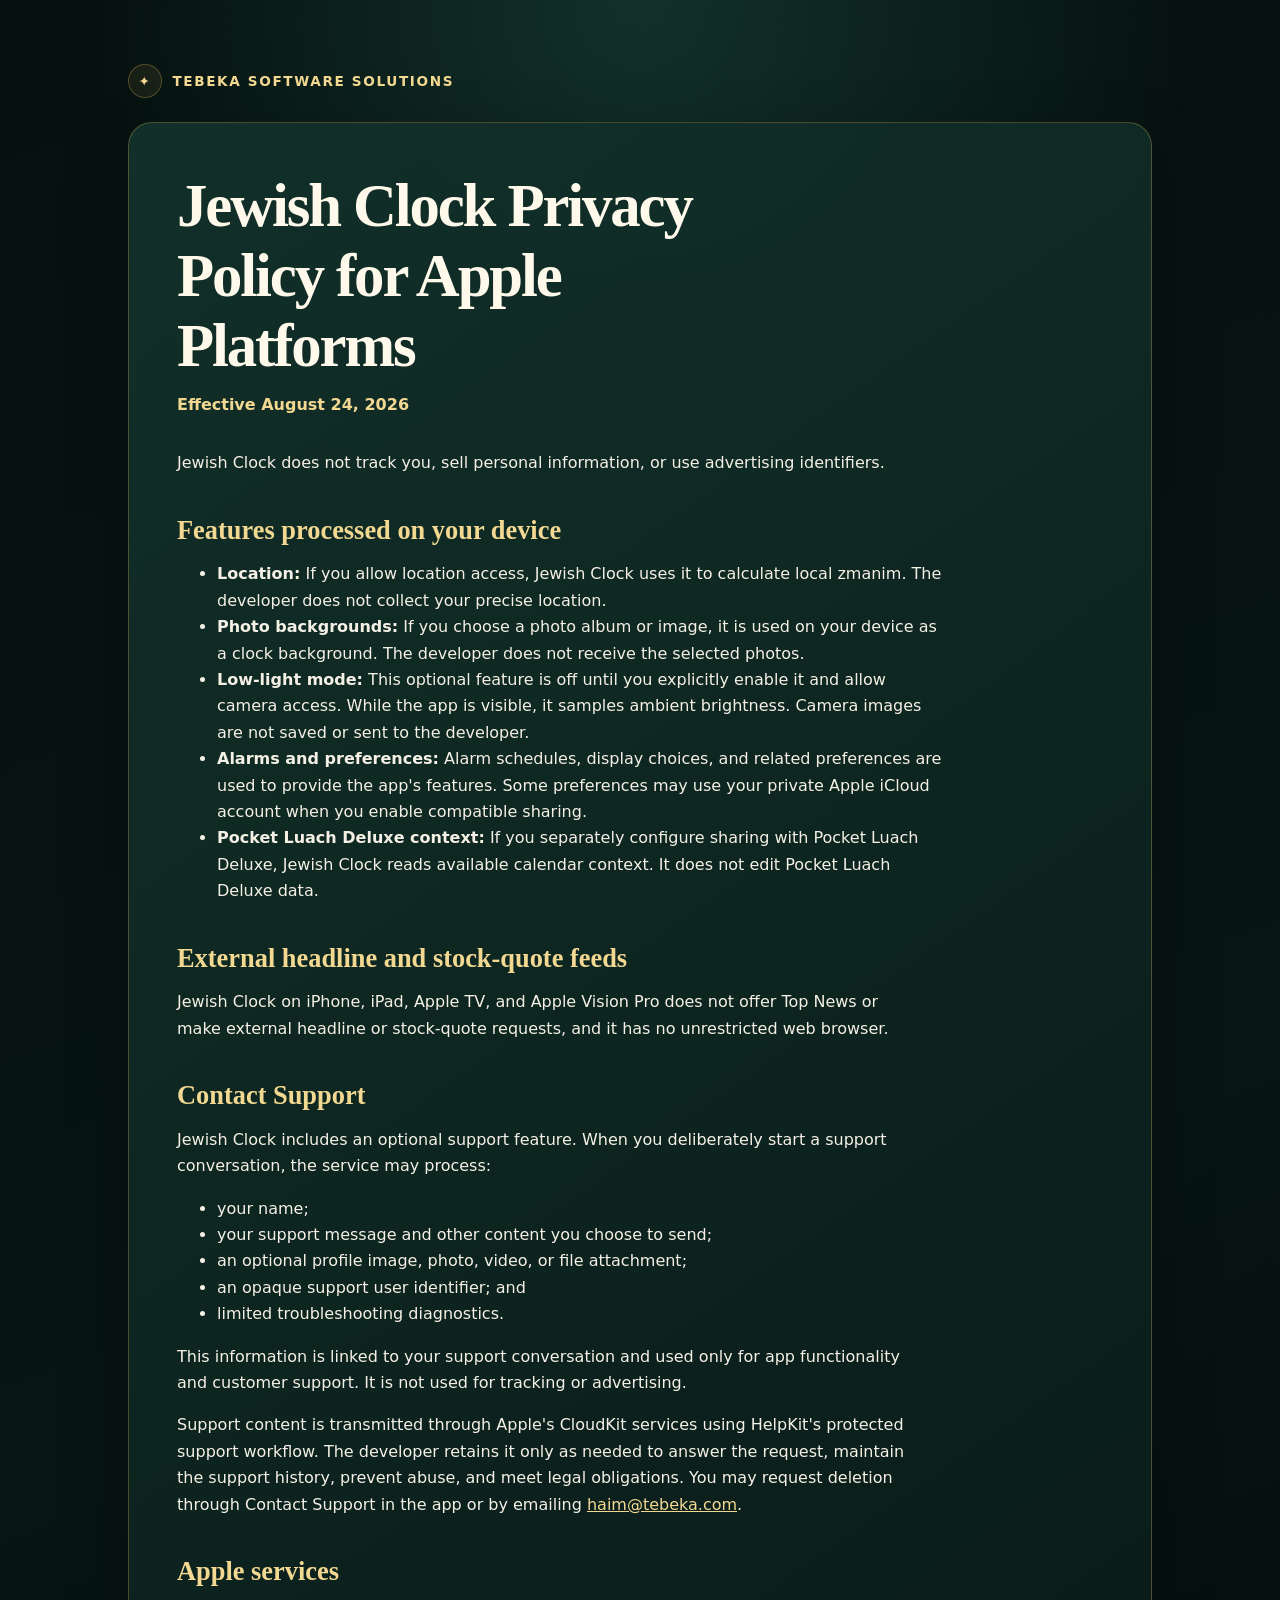
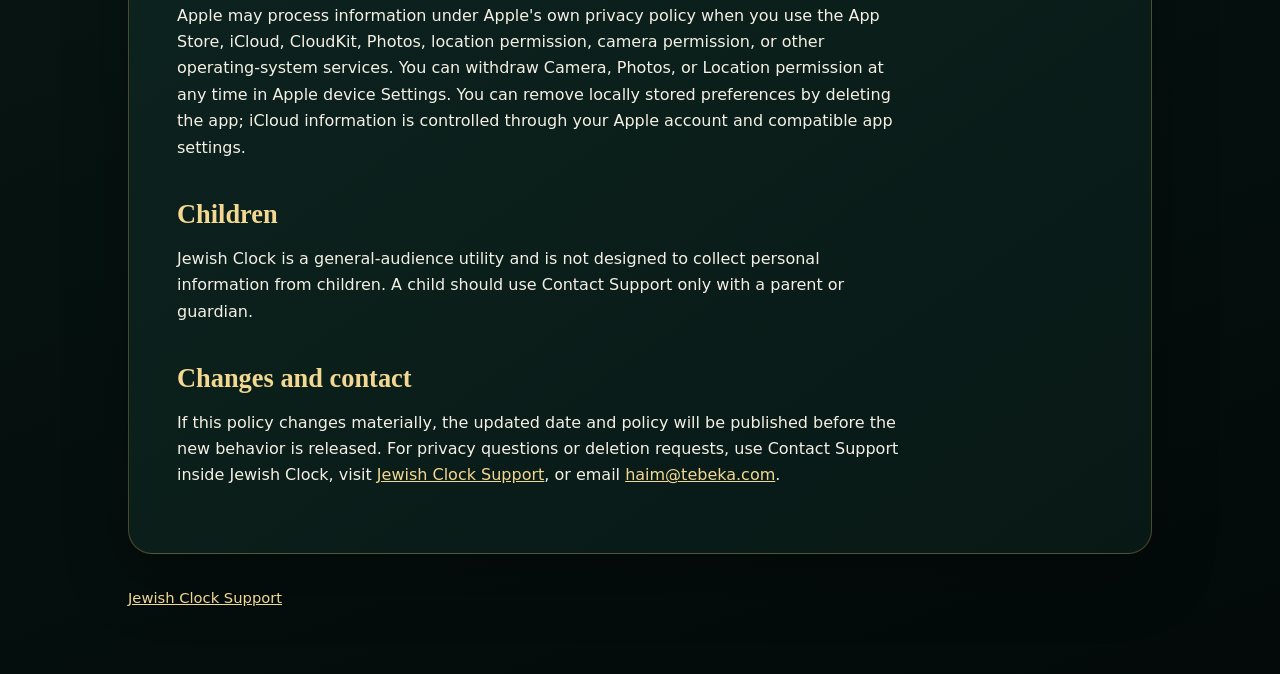
<file: jewish-clock/index.html>
<!doctype html>
<html lang="en">
<head>
  <meta charset="utf-8">
  <meta name="viewport" content="width=device-width, initial-scale=1">
  <meta name="description" content="Jewish Clock privacy policy for Apple platforms.">
  <title>Jewish Clock Privacy Policy</title>
  <link rel="stylesheet" href="../assets/style.css">
</head>
<body>
  <main class="shell">
    <a class="brand" href="./">Tebeka Software Solutions</a>
    <article class="policy">
      <h1>Jewish Clock Privacy Policy for Apple Platforms</h1>
      <p class="effective">Effective August 24, 2026</p>
      <p>Jewish Clock does not track you, sell personal information, or use advertising identifiers.</p>

      <h2>Features processed on your device</h2>
      <ul>
        <li><strong>Location:</strong> If you allow location access, Jewish Clock uses it to calculate local zmanim. The developer does not collect your precise location.</li>
        <li><strong>Photo backgrounds:</strong> If you choose a photo album or image, it is used on your device as a clock background. The developer does not receive the selected photos.</li>
        <li><strong>Low-light mode:</strong> This optional feature is off until you explicitly enable it and allow camera access. While the app is visible, it samples ambient brightness. Camera images are not saved or sent to the developer.</li>
        <li><strong>Alarms and preferences:</strong> Alarm schedules, display choices, and related preferences are used to provide the app's features. Some preferences may use your private Apple iCloud account when you enable compatible sharing.</li>
        <li><strong>Pocket Luach Deluxe context:</strong> If you separately configure sharing with Pocket Luach Deluxe, Jewish Clock reads available calendar context. It does not edit Pocket Luach Deluxe data.</li>
      </ul>

      <h2>External headline and stock-quote feeds</h2>
      <p>Jewish Clock on iPhone, iPad, Apple TV, and Apple Vision Pro does not offer Top News or make external headline or stock-quote requests, and it has no unrestricted web browser.</p>

      <h2>Contact Support</h2>
      <p>Jewish Clock includes an optional support feature. When you deliberately start a support conversation, the service may process:</p>
      <ul>
        <li>your name;</li>
        <li>your support message and other content you choose to send;</li>
        <li>an optional profile image, photo, video, or file attachment;</li>
        <li>an opaque support user identifier; and</li>
        <li>limited troubleshooting diagnostics.</li>
      </ul>
      <p>This information is linked to your support conversation and used only for app functionality and customer support. It is not used for tracking or advertising.</p>
      <p>Support content is transmitted through Apple's CloudKit services using HelpKit's protected support workflow. The developer retains it only as needed to answer the request, maintain the support history, prevent abuse, and meet legal obligations. You may request deletion through Contact Support in the app or by emailing <a href="mailto:haim@tebeka.com">haim@tebeka.com</a>.</p>

      <h2>Apple services</h2>
      <p>Apple may process information under Apple's own privacy policy when you use the App Store, iCloud, CloudKit, Photos, location permission, camera permission, or other operating-system services. You can withdraw Camera, Photos, or Location permission at any time in Apple device Settings. You can remove locally stored preferences by deleting the app; iCloud information is controlled through your Apple account and compatible app settings.</p>

      <h2>Children</h2>
      <p>Jewish Clock is a general-audience utility and is not designed to collect personal information from children. A child should use Contact Support only with a parent or guardian.</p>

      <h2>Changes and contact</h2>
      <p>If this policy changes materially, the updated date and policy will be published before the new behavior is released. For privacy questions or deletion requests, use Contact Support inside Jewish Clock, visit <a href="support/">Jewish Clock Support</a>, or email <a href="mailto:haim@tebeka.com">haim@tebeka.com</a>.</p>
    </article>
    <footer><a href="support/">Jewish Clock Support</a></footer>
  </main>
</body>
</html>
</file>
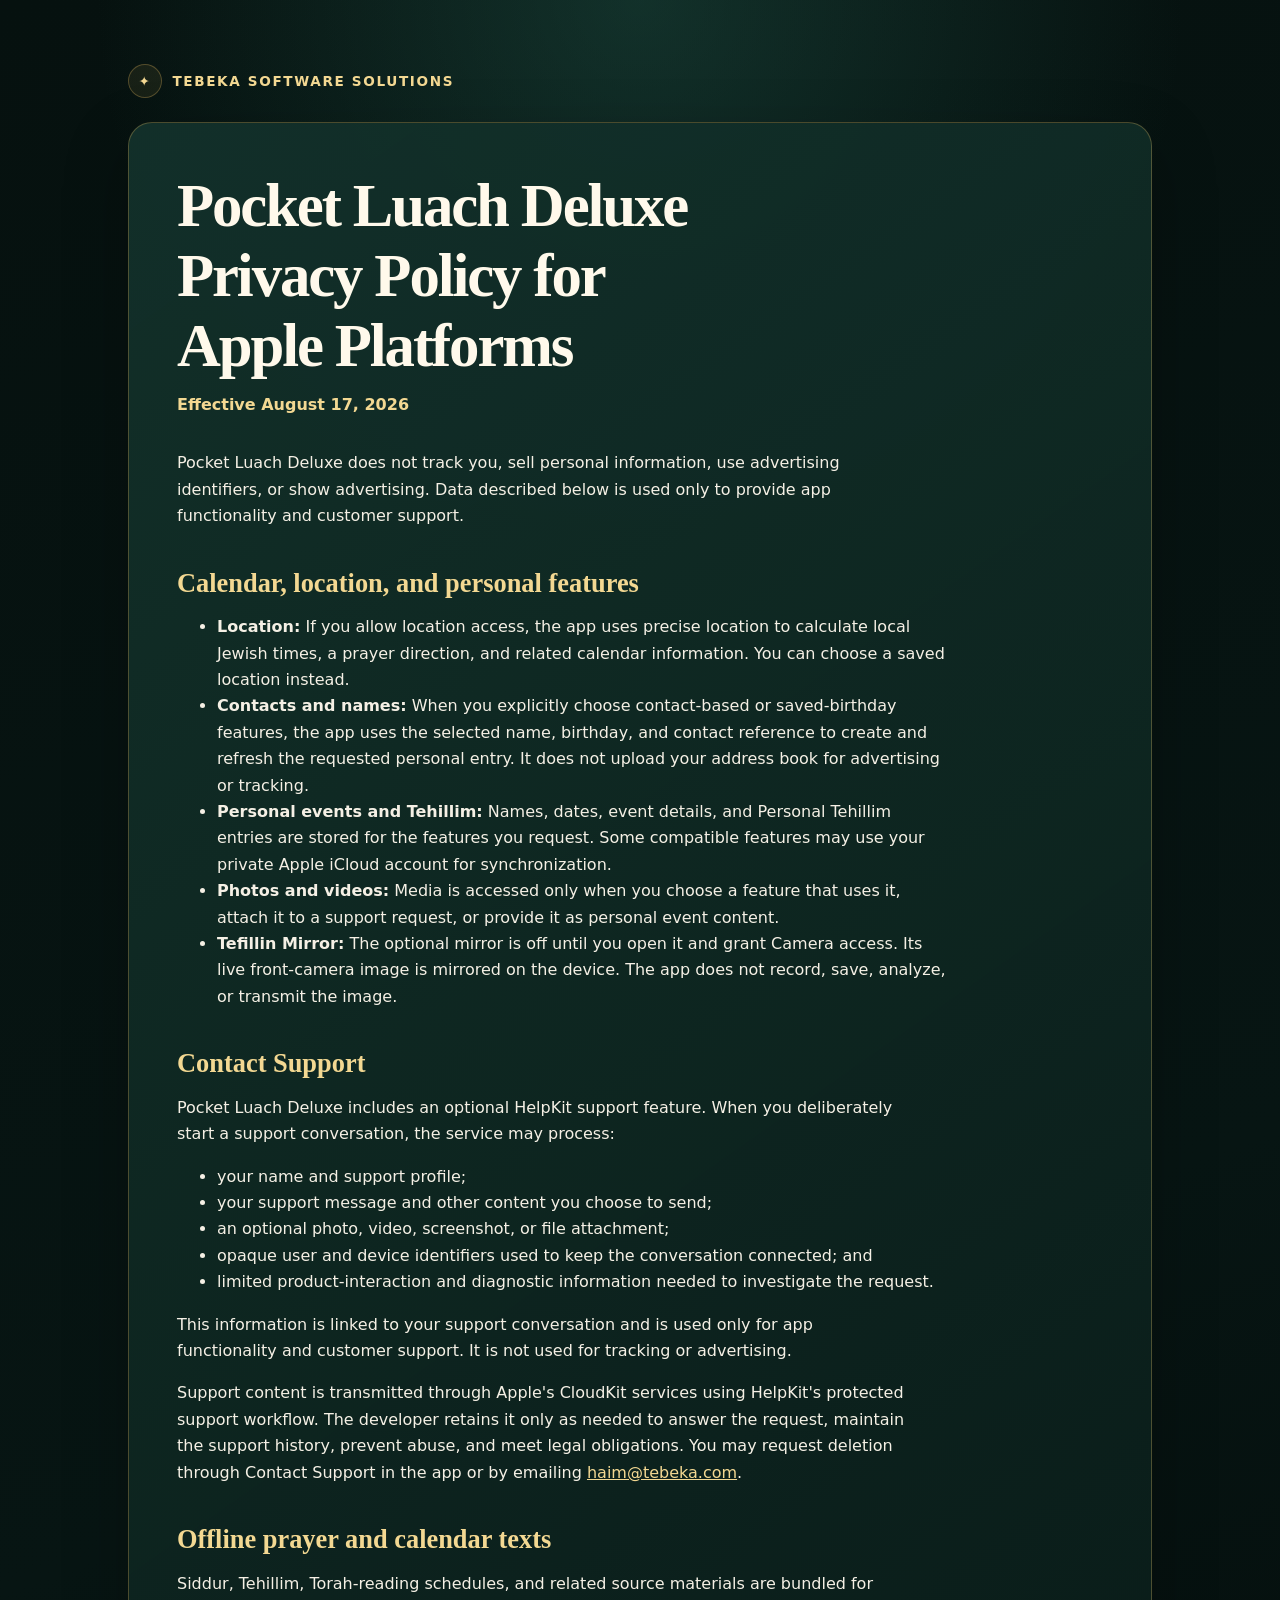
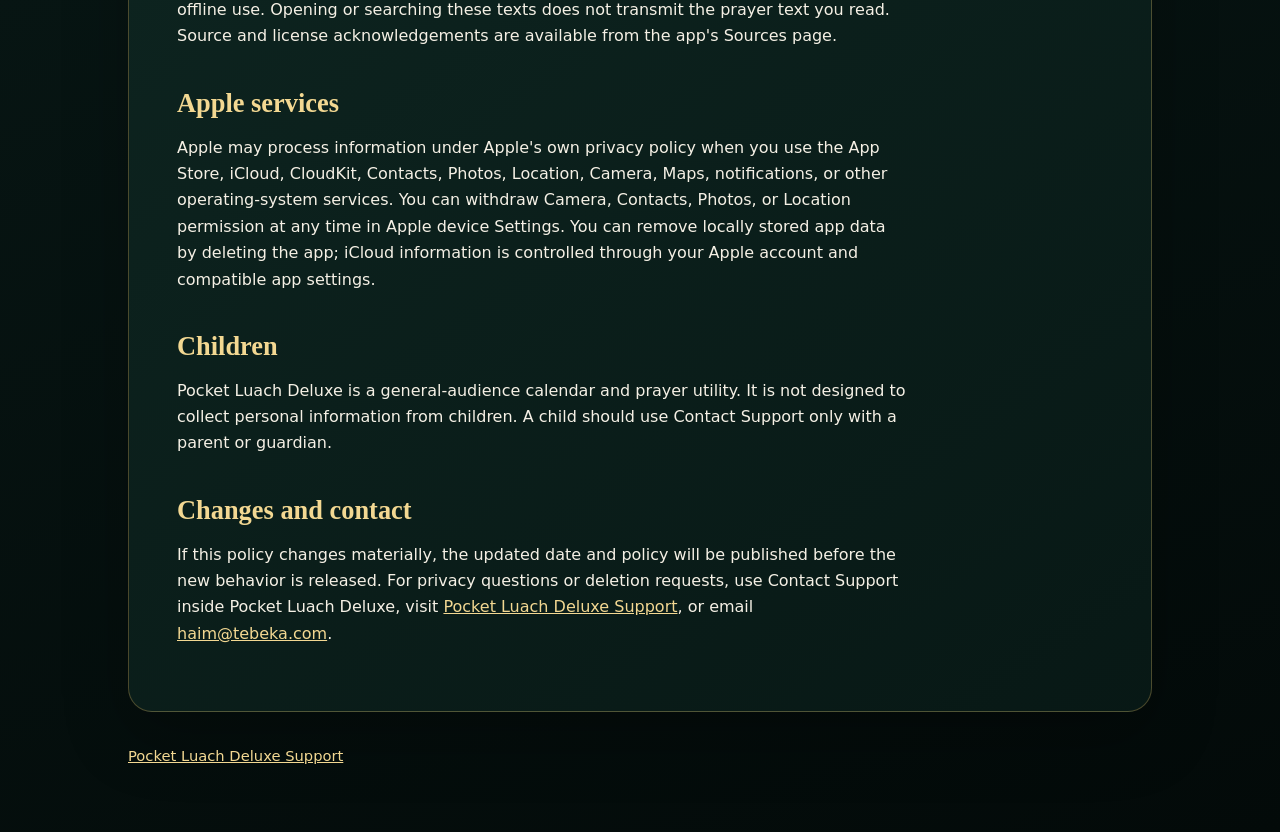
<file: pocket-luach-deluxe/index.html>
<!doctype html>
<html lang="en">
<head>
  <meta charset="utf-8">
  <meta name="viewport" content="width=device-width, initial-scale=1">
  <meta name="description" content="Pocket Luach Deluxe privacy policy for Apple platforms.">
  <title>Pocket Luach Deluxe Privacy Policy</title>
  <link rel="stylesheet" href="../assets/style.css">
</head>
<body>
  <main class="shell">
    <a class="brand" href="./">Tebeka Software Solutions</a>
    <article class="policy">
      <h1>Pocket Luach Deluxe Privacy Policy for Apple Platforms</h1>
      <p class="effective">Effective August 17, 2026</p>
      <p>Pocket Luach Deluxe does not track you, sell personal information, use advertising identifiers, or show advertising. Data described below is used only to provide app functionality and customer support.</p>

      <h2>Calendar, location, and personal features</h2>
      <ul>
        <li><strong>Location:</strong> If you allow location access, the app uses precise location to calculate local Jewish times, a prayer direction, and related calendar information. You can choose a saved location instead.</li>
        <li><strong>Contacts and names:</strong> When you explicitly choose contact-based or saved-birthday features, the app uses the selected name, birthday, and contact reference to create and refresh the requested personal entry. It does not upload your address book for advertising or tracking.</li>
        <li><strong>Personal events and Tehillim:</strong> Names, dates, event details, and Personal Tehillim entries are stored for the features you request. Some compatible features may use your private Apple iCloud account for synchronization.</li>
        <li><strong>Photos and videos:</strong> Media is accessed only when you choose a feature that uses it, attach it to a support request, or provide it as personal event content.</li>
        <li><strong>Tefillin Mirror:</strong> The optional mirror is off until you open it and grant Camera access. Its live front-camera image is mirrored on the device. The app does not record, save, analyze, or transmit the image.</li>
      </ul>

      <h2>Contact Support</h2>
      <p>Pocket Luach Deluxe includes an optional HelpKit support feature. When you deliberately start a support conversation, the service may process:</p>
      <ul>
        <li>your name and support profile;</li>
        <li>your support message and other content you choose to send;</li>
        <li>an optional photo, video, screenshot, or file attachment;</li>
        <li>opaque user and device identifiers used to keep the conversation connected; and</li>
        <li>limited product-interaction and diagnostic information needed to investigate the request.</li>
      </ul>
      <p>This information is linked to your support conversation and is used only for app functionality and customer support. It is not used for tracking or advertising.</p>
      <p>Support content is transmitted through Apple's CloudKit services using HelpKit's protected support workflow. The developer retains it only as needed to answer the request, maintain the support history, prevent abuse, and meet legal obligations. You may request deletion through Contact Support in the app or by emailing <a href="mailto:haim@tebeka.com">haim@tebeka.com</a>.</p>

      <h2>Offline prayer and calendar texts</h2>
      <p>Siddur, Tehillim, Torah-reading schedules, and related source materials are bundled for offline use. Opening or searching these texts does not transmit the prayer text you read. Source and license acknowledgements are available from the app's Sources page.</p>

      <h2>Apple services</h2>
      <p>Apple may process information under Apple's own privacy policy when you use the App Store, iCloud, CloudKit, Contacts, Photos, Location, Camera, Maps, notifications, or other operating-system services. You can withdraw Camera, Contacts, Photos, or Location permission at any time in Apple device Settings. You can remove locally stored app data by deleting the app; iCloud information is controlled through your Apple account and compatible app settings.</p>

      <h2>Children</h2>
      <p>Pocket Luach Deluxe is a general-audience calendar and prayer utility. It is not designed to collect personal information from children. A child should use Contact Support only with a parent or guardian.</p>

      <h2>Changes and contact</h2>
      <p>If this policy changes materially, the updated date and policy will be published before the new behavior is released. For privacy questions or deletion requests, use Contact Support inside Pocket Luach Deluxe, visit <a href="support/">Pocket Luach Deluxe Support</a>, or email <a href="mailto:haim@tebeka.com">haim@tebeka.com</a>.</p>
    </article>
    <footer><a href="support/">Pocket Luach Deluxe Support</a></footer>
  </main>
</body>
</html>
</file>
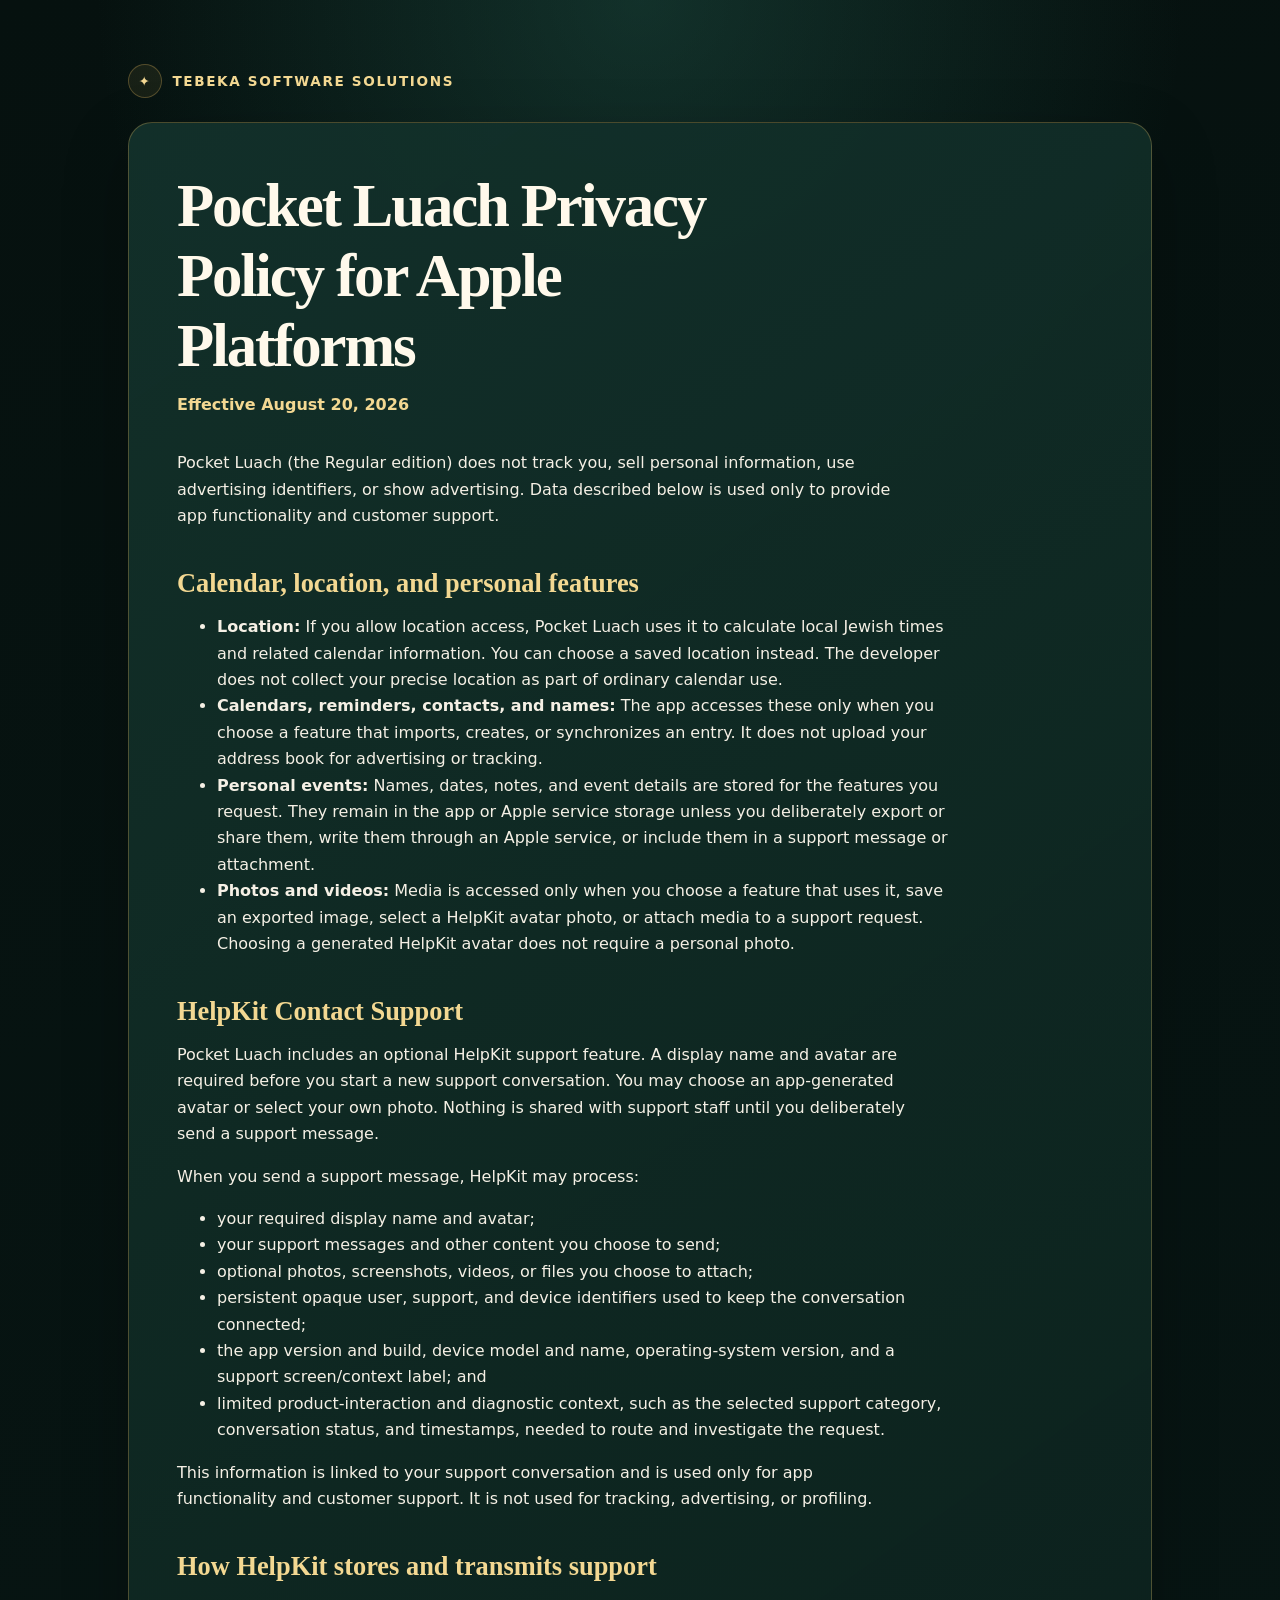
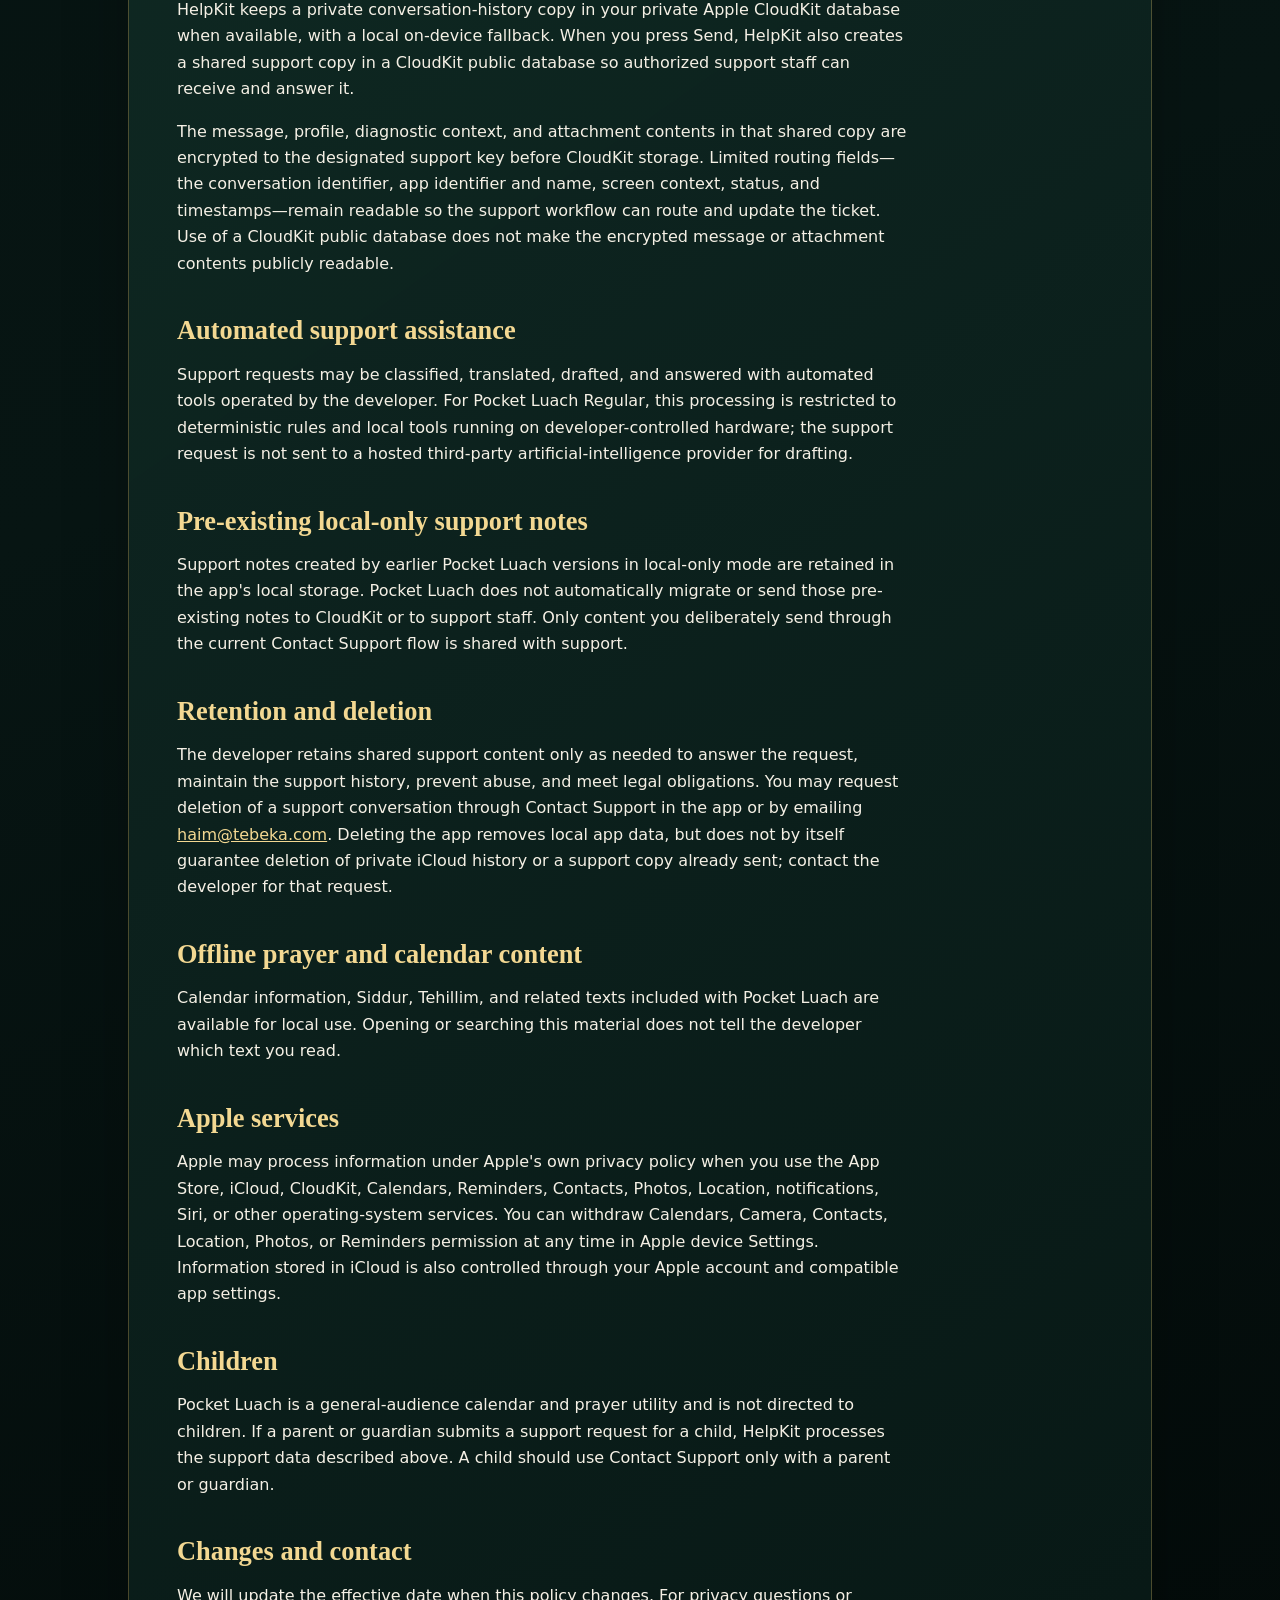
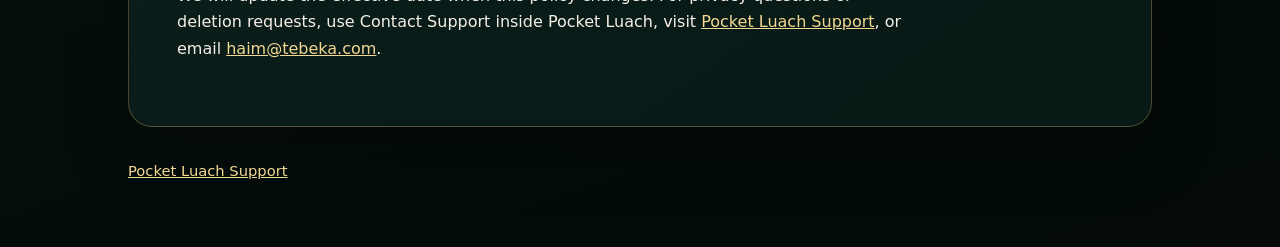
<file: pocket-luach/index.html>
<!doctype html>
<html lang="en">
<head>
  <meta charset="utf-8">
  <meta name="viewport" content="width=device-width, initial-scale=1">
  <meta name="description" content="Pocket Luach privacy policy for Apple platforms.">
  <title>Pocket Luach Privacy Policy</title>
  <link rel="stylesheet" href="../assets/style.css">
</head>
<body>
  <main class="shell">
    <a class="brand" href="https://tebeka.com/">Tebeka Software Solutions</a>
    <article class="policy">
      <h1>Pocket Luach Privacy Policy for Apple Platforms</h1>
      <p class="effective">Effective August 20, 2026</p>
      <p>Pocket Luach (the Regular edition) does not track you, sell personal information, use advertising identifiers, or show advertising. Data described below is used only to provide app functionality and customer support.</p>

      <h2>Calendar, location, and personal features</h2>
      <ul>
        <li><strong>Location:</strong> If you allow location access, Pocket Luach uses it to calculate local Jewish times and related calendar information. You can choose a saved location instead. The developer does not collect your precise location as part of ordinary calendar use.</li>
        <li><strong>Calendars, reminders, contacts, and names:</strong> The app accesses these only when you choose a feature that imports, creates, or synchronizes an entry. It does not upload your address book for advertising or tracking.</li>
        <li><strong>Personal events:</strong> Names, dates, notes, and event details are stored for the features you request. They remain in the app or Apple service storage unless you deliberately export or share them, write them through an Apple service, or include them in a support message or attachment.</li>
        <li><strong>Photos and videos:</strong> Media is accessed only when you choose a feature that uses it, save an exported image, select a HelpKit avatar photo, or attach media to a support request. Choosing a generated HelpKit avatar does not require a personal photo.</li>
      </ul>

      <h2>HelpKit Contact Support</h2>
      <p>Pocket Luach includes an optional HelpKit support feature. A display name and avatar are required before you start a new support conversation. You may choose an app-generated avatar or select your own photo. Nothing is shared with support staff until you deliberately send a support message.</p>
      <p>When you send a support message, HelpKit may process:</p>
      <ul>
        <li>your required display name and avatar;</li>
        <li>your support messages and other content you choose to send;</li>
        <li>optional photos, screenshots, videos, or files you choose to attach;</li>
        <li>persistent opaque user, support, and device identifiers used to keep the conversation connected;</li>
        <li>the app version and build, device model and name, operating-system version, and a support screen/context label; and</li>
        <li>limited product-interaction and diagnostic context, such as the selected support category, conversation status, and timestamps, needed to route and investigate the request.</li>
      </ul>
      <p>This information is linked to your support conversation and is used only for app functionality and customer support. It is not used for tracking, advertising, or profiling.</p>

      <h2>How HelpKit stores and transmits support</h2>
      <p>HelpKit keeps a private conversation-history copy in your private Apple CloudKit database when available, with a local on-device fallback. When you press Send, HelpKit also creates a shared support copy in a CloudKit public database so authorized support staff can receive and answer it.</p>
      <p>The message, profile, diagnostic context, and attachment contents in that shared copy are encrypted to the designated support key before CloudKit storage. Limited routing fields&mdash;the conversation identifier, app identifier and name, screen context, status, and timestamps&mdash;remain readable so the support workflow can route and update the ticket. Use of a CloudKit public database does not make the encrypted message or attachment contents publicly readable.</p>

      <h2>Automated support assistance</h2>
      <p>Support requests may be classified, translated, drafted, and answered with automated tools operated by the developer. For Pocket Luach Regular, this processing is restricted to deterministic rules and local tools running on developer-controlled hardware; the support request is not sent to a hosted third-party artificial-intelligence provider for drafting.</p>

      <h2>Pre-existing local-only support notes</h2>
      <p>Support notes created by earlier Pocket Luach versions in local-only mode are retained in the app's local storage. Pocket Luach does not automatically migrate or send those pre-existing notes to CloudKit or to support staff. Only content you deliberately send through the current Contact Support flow is shared with support.</p>

      <h2>Retention and deletion</h2>
      <p>The developer retains shared support content only as needed to answer the request, maintain the support history, prevent abuse, and meet legal obligations. You may request deletion of a support conversation through Contact Support in the app or by emailing <a href="mailto:haim@tebeka.com">haim@tebeka.com</a>. Deleting the app removes local app data, but does not by itself guarantee deletion of private iCloud history or a support copy already sent; contact the developer for that request.</p>

      <h2>Offline prayer and calendar content</h2>
      <p>Calendar information, Siddur, Tehillim, and related texts included with Pocket Luach are available for local use. Opening or searching this material does not tell the developer which text you read.</p>

      <h2>Apple services</h2>
      <p>Apple may process information under Apple's own privacy policy when you use the App Store, iCloud, CloudKit, Calendars, Reminders, Contacts, Photos, Location, notifications, Siri, or other operating-system services. You can withdraw Calendars, Camera, Contacts, Location, Photos, or Reminders permission at any time in Apple device Settings. Information stored in iCloud is also controlled through your Apple account and compatible app settings.</p>

      <h2>Children</h2>
      <p>Pocket Luach is a general-audience calendar and prayer utility and is not directed to children. If a parent or guardian submits a support request for a child, HelpKit processes the support data described above. A child should use Contact Support only with a parent or guardian.</p>

      <h2>Changes and contact</h2>
      <p>We will update the effective date when this policy changes. For privacy questions or deletion requests, use Contact Support inside Pocket Luach, visit <a href="support/">Pocket Luach Support</a>, or email <a href="mailto:haim@tebeka.com">haim@tebeka.com</a>.</p>
    </article>
    <footer><a href="support/">Pocket Luach Support</a></footer>
  </main>
</body>
</html>
</file>
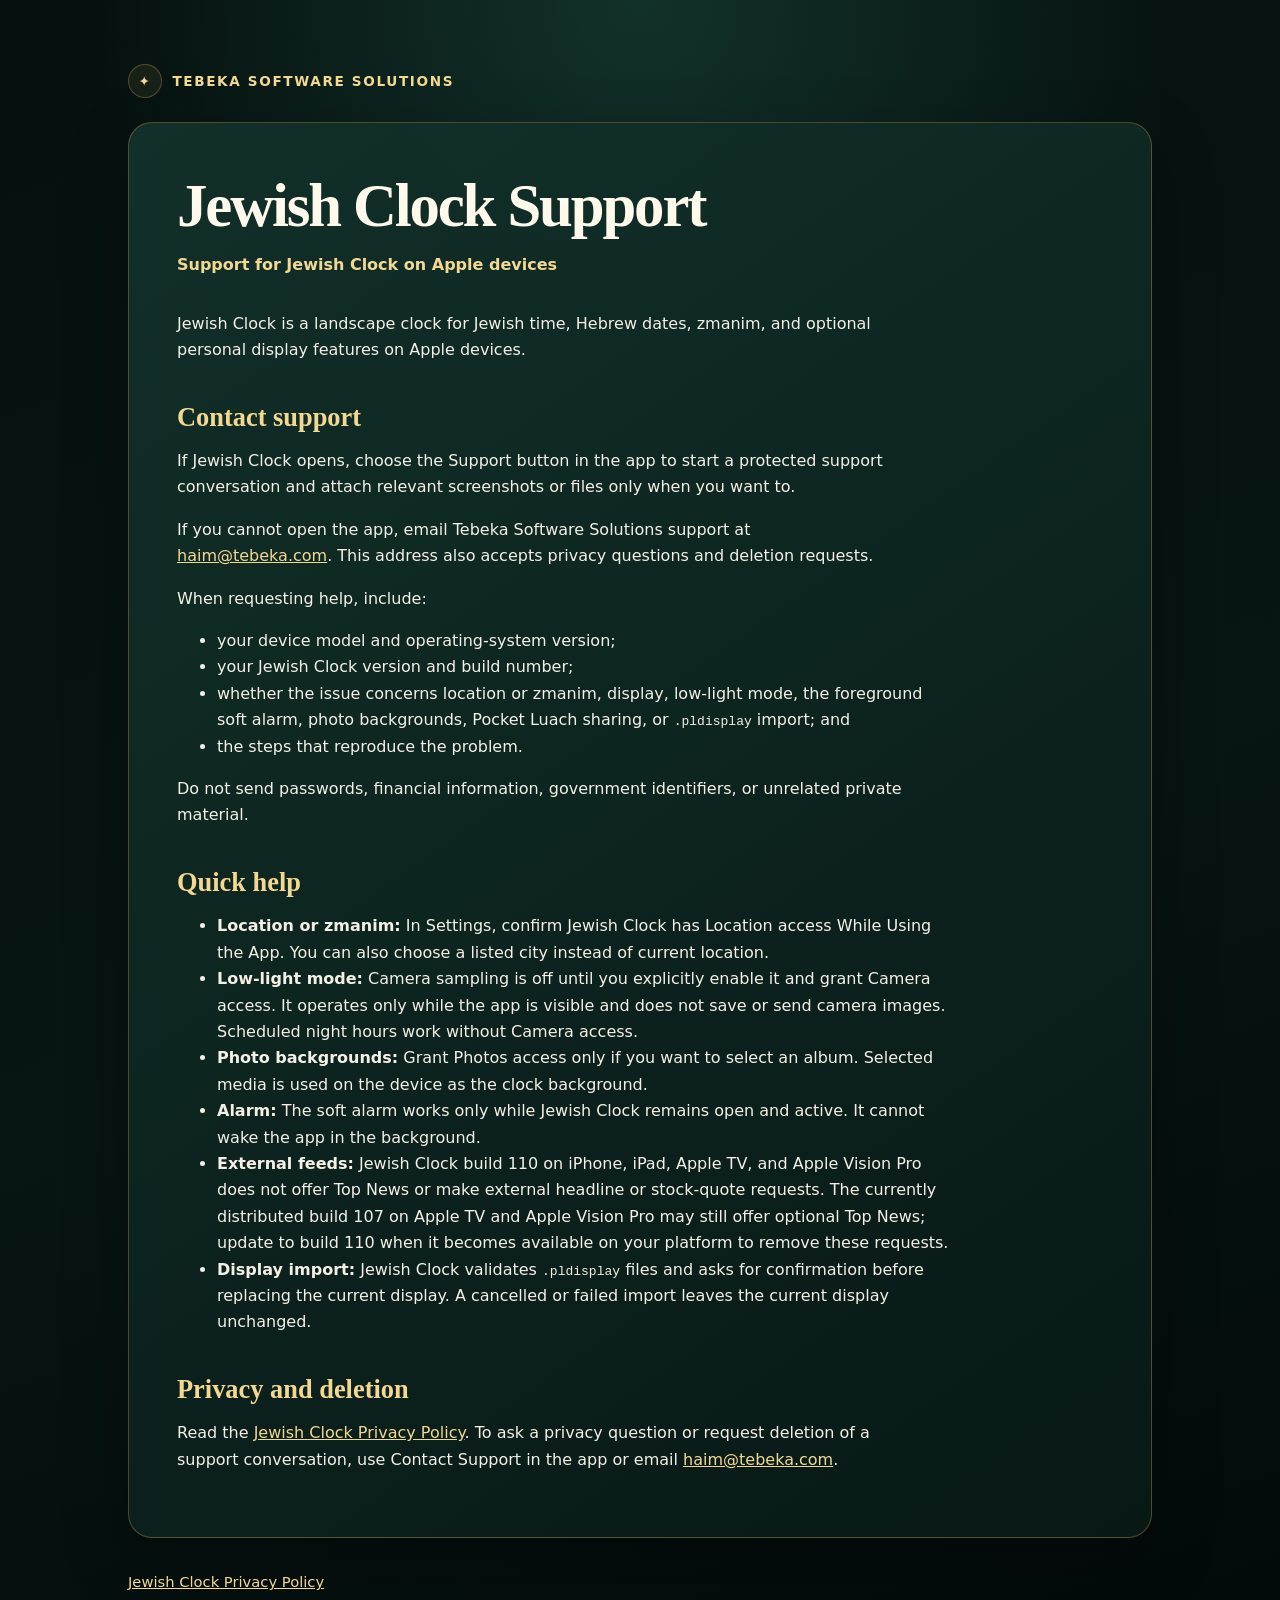
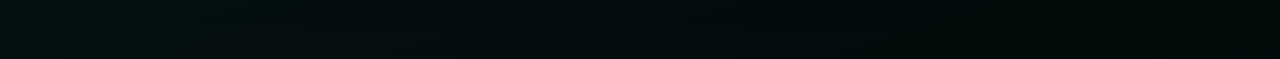
<file: jewish-clock/support/index.html>
<!doctype html>
<html lang="en">
<head>
  <meta charset="utf-8">
  <meta name="viewport" content="width=device-width, initial-scale=1">
  <meta name="description" content="Support information for Jewish Clock on Apple devices.">
  <title>Jewish Clock Support</title>
  <link rel="stylesheet" href="../../assets/style.css">
</head>
<body>
  <main class="shell">
    <a class="brand" href="../">Tebeka Software Solutions</a>
    <article class="policy">
      <h1>Jewish Clock Support</h1>
      <p class="effective">Support for Jewish Clock on Apple devices</p>
      <p>Jewish Clock is a landscape clock for Jewish time, Hebrew dates, zmanim, and optional personal display features on Apple devices.</p>

      <h2>Contact support</h2>
      <p>If Jewish Clock opens, choose the Support button in the app to start a protected support conversation and attach relevant screenshots or files only when you want to.</p>
      <p>If you cannot open the app, email Tebeka Software Solutions support at <a href="mailto:haim@tebeka.com">haim@tebeka.com</a>. This address also accepts privacy questions and deletion requests.</p>
      <p>When requesting help, include:</p>
      <ul>
        <li>your device model and operating-system version;</li>
        <li>your Jewish Clock version and build number;</li>
        <li>whether the issue concerns location or zmanim, display, low-light mode, the foreground soft alarm, photo backgrounds, Pocket Luach sharing, or <code>.pldisplay</code> import; and</li>
        <li>the steps that reproduce the problem.</li>
      </ul>
      <p>Do not send passwords, financial information, government identifiers, or unrelated private material.</p>

      <h2>Quick help</h2>
      <ul>
        <li><strong>Location or zmanim:</strong> In Settings, confirm Jewish Clock has Location access While Using the App. You can also choose a listed city instead of current location.</li>
        <li><strong>Low-light mode:</strong> Camera sampling is off until you explicitly enable it and grant Camera access. It operates only while the app is visible and does not save or send camera images. Scheduled night hours work without Camera access.</li>
        <li><strong>Photo backgrounds:</strong> Grant Photos access only if you want to select an album. Selected media is used on the device as the clock background.</li>
        <li><strong>Alarm:</strong> The soft alarm works only while Jewish Clock remains open and active. It cannot wake the app in the background.</li>
        <li><strong>External feeds:</strong> Jewish Clock build 110 on iPhone, iPad, Apple TV, and Apple Vision Pro does not offer Top News or make external headline or stock-quote requests. The currently distributed build 107 on Apple TV and Apple Vision Pro may still offer optional Top News; update to build 110 when it becomes available on your platform to remove these requests.</li>
        <li><strong>Display import:</strong> Jewish Clock validates <code>.pldisplay</code> files and asks for confirmation before replacing the current display. A cancelled or failed import leaves the current display unchanged.</li>
      </ul>

      <h2>Privacy and deletion</h2>
      <p>Read the <a href="../">Jewish Clock Privacy Policy</a>. To ask a privacy question or request deletion of a support conversation, use Contact Support in the app or email <a href="mailto:haim@tebeka.com">haim@tebeka.com</a>.</p>
    </article>
    <footer><a href="../">Jewish Clock Privacy Policy</a></footer>
  </main>
</body>
</html>
</file>
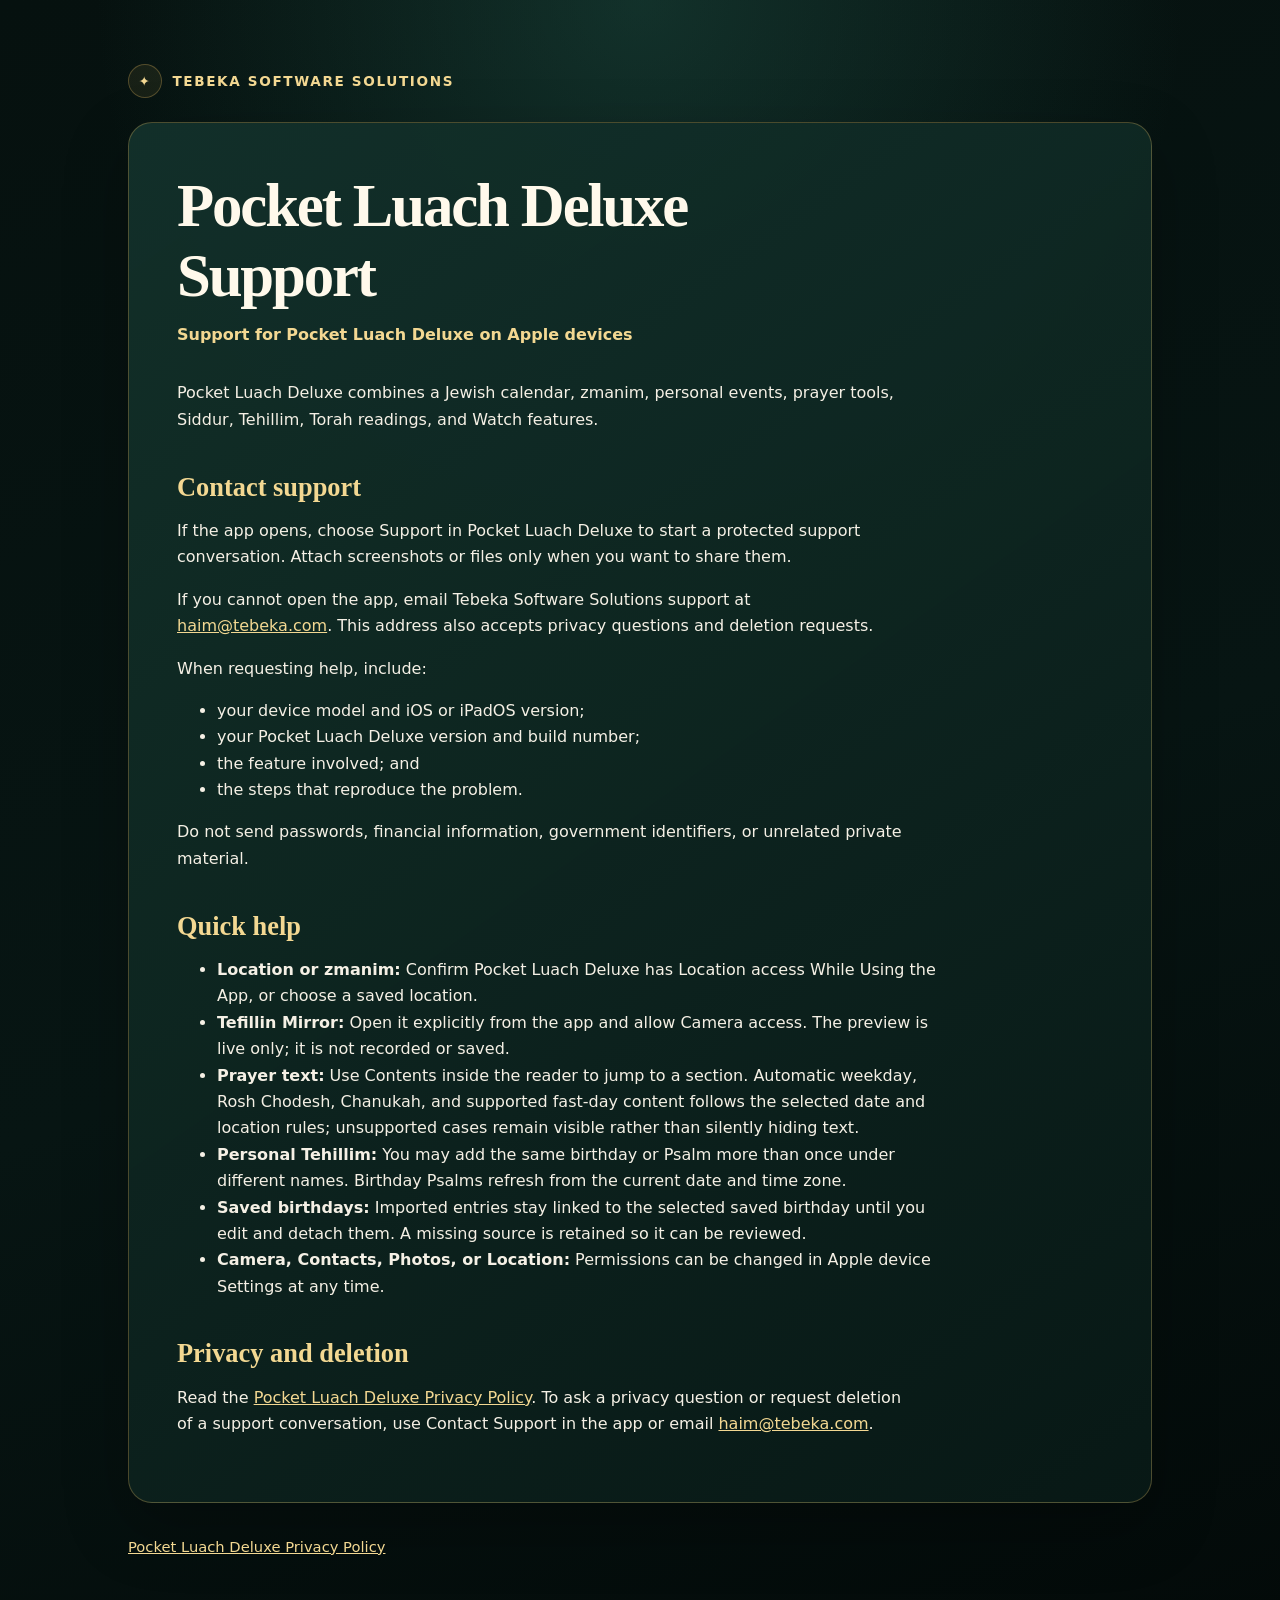
<file: pocket-luach-deluxe/support/index.html>
<!doctype html>
<html lang="en">
<head>
  <meta charset="utf-8">
  <meta name="viewport" content="width=device-width, initial-scale=1">
  <meta name="description" content="Support information for Pocket Luach Deluxe on Apple devices.">
  <title>Pocket Luach Deluxe Support</title>
  <link rel="stylesheet" href="../../assets/style.css">
</head>
<body>
  <main class="shell">
    <a class="brand" href="../">Tebeka Software Solutions</a>
    <article class="policy">
      <h1>Pocket Luach Deluxe Support</h1>
      <p class="effective">Support for Pocket Luach Deluxe on Apple devices</p>
      <p>Pocket Luach Deluxe combines a Jewish calendar, zmanim, personal events, prayer tools, Siddur, Tehillim, Torah readings, and Watch features.</p>

      <h2>Contact support</h2>
      <p>If the app opens, choose Support in Pocket Luach Deluxe to start a protected support conversation. Attach screenshots or files only when you want to share them.</p>
      <p>If you cannot open the app, email Tebeka Software Solutions support at <a href="mailto:haim@tebeka.com">haim@tebeka.com</a>. This address also accepts privacy questions and deletion requests.</p>
      <p>When requesting help, include:</p>
      <ul>
        <li>your device model and iOS or iPadOS version;</li>
        <li>your Pocket Luach Deluxe version and build number;</li>
        <li>the feature involved; and</li>
        <li>the steps that reproduce the problem.</li>
      </ul>
      <p>Do not send passwords, financial information, government identifiers, or unrelated private material.</p>

      <h2>Quick help</h2>
      <ul>
        <li><strong>Location or zmanim:</strong> Confirm Pocket Luach Deluxe has Location access While Using the App, or choose a saved location.</li>
        <li><strong>Tefillin Mirror:</strong> Open it explicitly from the app and allow Camera access. The preview is live only; it is not recorded or saved.</li>
        <li><strong>Prayer text:</strong> Use Contents inside the reader to jump to a section. Automatic weekday, Rosh Chodesh, Chanukah, and supported fast-day content follows the selected date and location rules; unsupported cases remain visible rather than silently hiding text.</li>
        <li><strong>Personal Tehillim:</strong> You may add the same birthday or Psalm more than once under different names. Birthday Psalms refresh from the current date and time zone.</li>
        <li><strong>Saved birthdays:</strong> Imported entries stay linked to the selected saved birthday until you edit and detach them. A missing source is retained so it can be reviewed.</li>
        <li><strong>Camera, Contacts, Photos, or Location:</strong> Permissions can be changed in Apple device Settings at any time.</li>
      </ul>

      <h2>Privacy and deletion</h2>
      <p>Read the <a href="../">Pocket Luach Deluxe Privacy Policy</a>. To ask a privacy question or request deletion of a support conversation, use Contact Support in the app or email <a href="mailto:haim@tebeka.com">haim@tebeka.com</a>.</p>
    </article>
    <footer><a href="../">Pocket Luach Deluxe Privacy Policy</a></footer>
  </main>
</body>
</html>
</file>
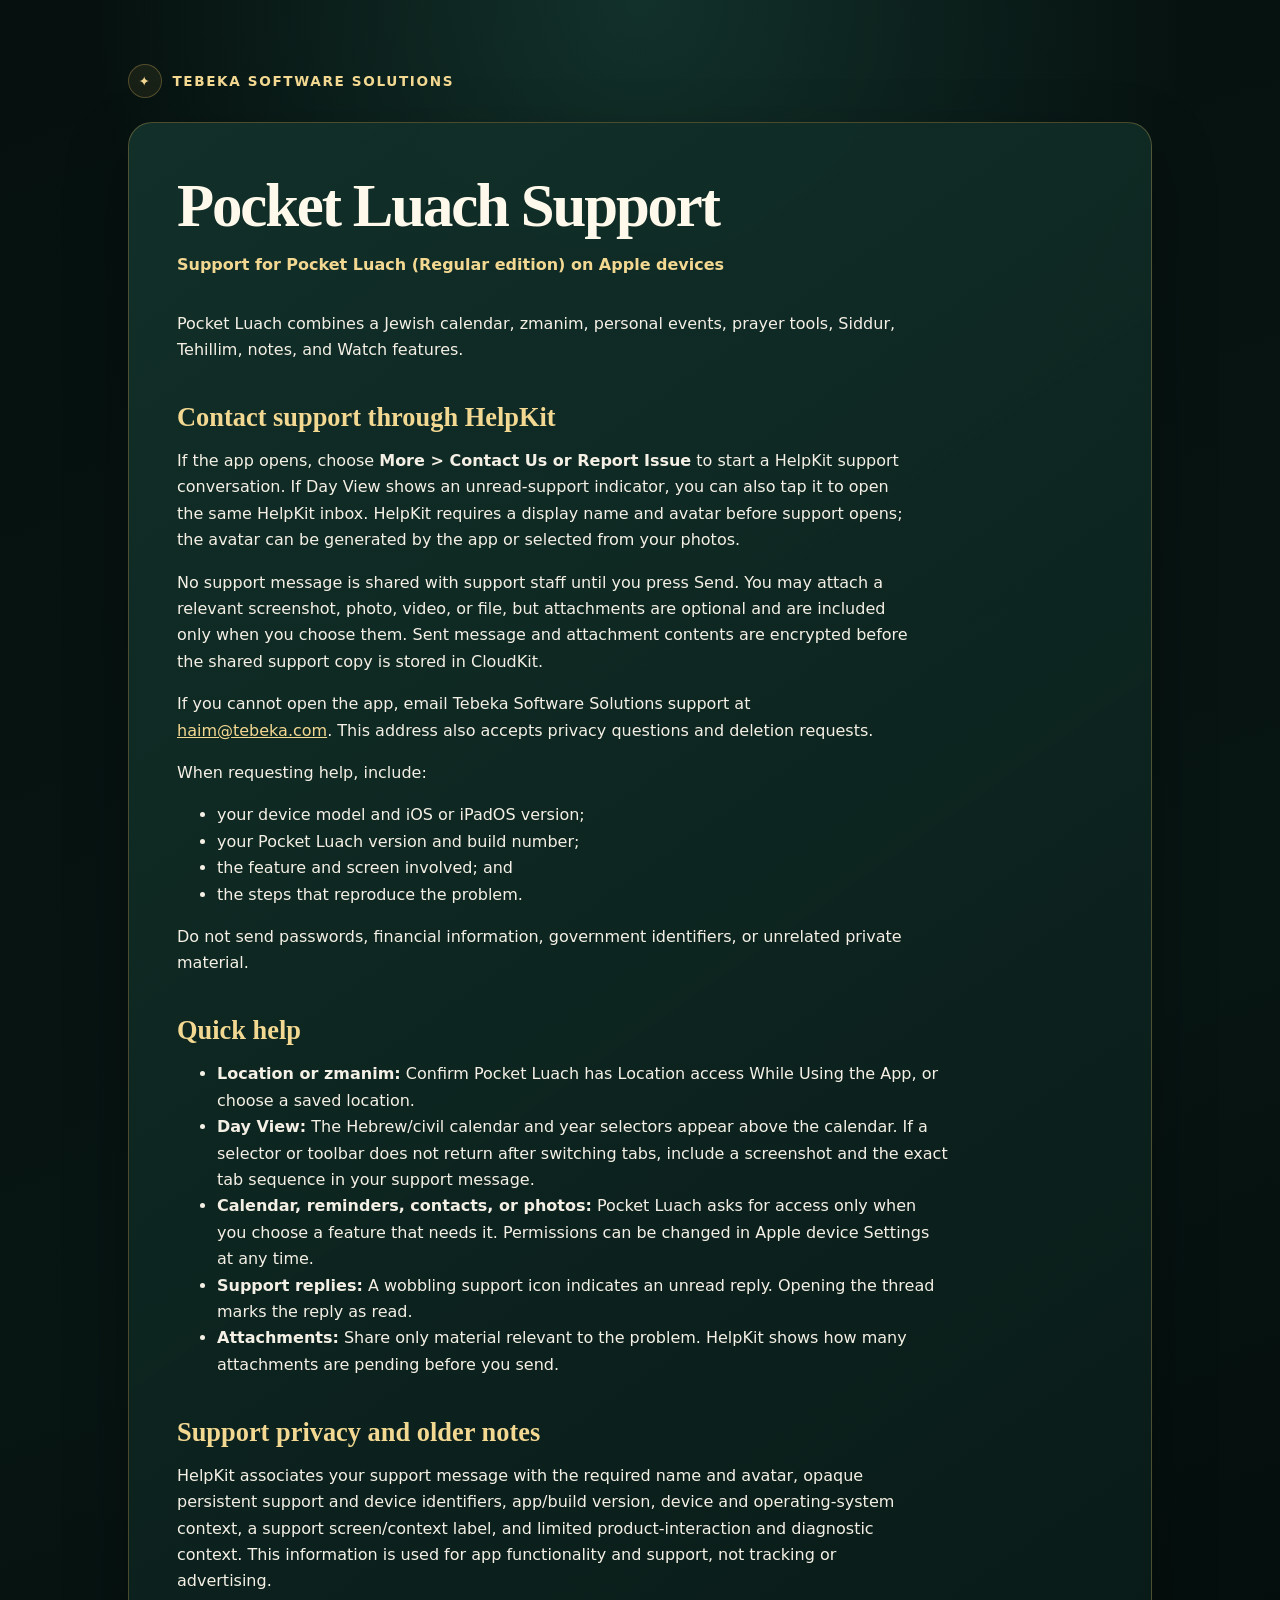
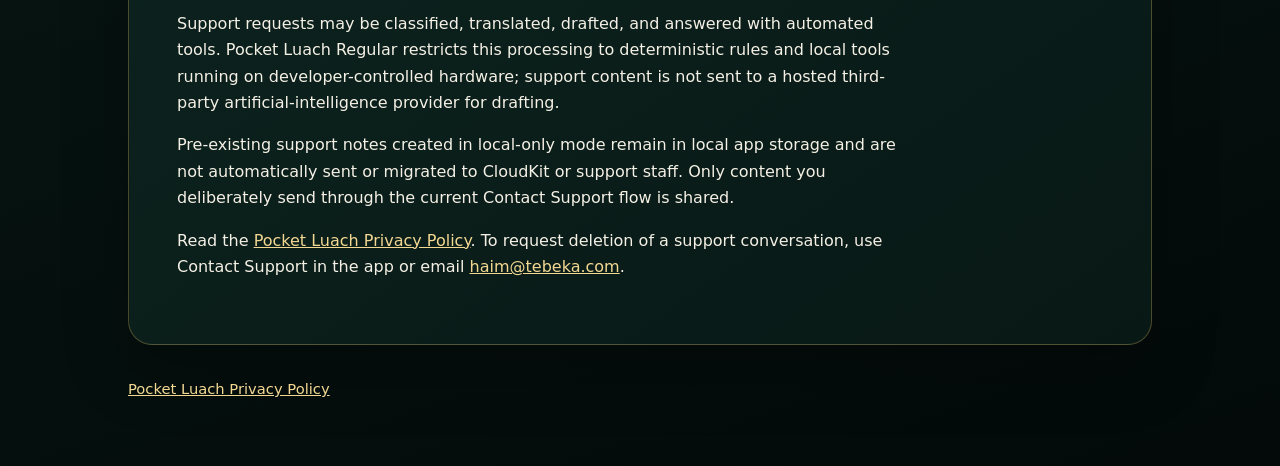
<file: pocket-luach/support/index.html>
<!doctype html>
<html lang="en">
<head>
  <meta charset="utf-8">
  <meta name="viewport" content="width=device-width, initial-scale=1">
  <meta name="description" content="Support information for Pocket Luach on Apple devices.">
  <title>Pocket Luach Support</title>
  <link rel="stylesheet" href="../../assets/style.css">
</head>
<body>
  <main class="shell">
    <a class="brand" href="https://tebeka.com/">Tebeka Software Solutions</a>
    <article class="policy">
      <h1>Pocket Luach Support</h1>
      <p class="effective">Support for Pocket Luach (Regular edition) on Apple devices</p>
      <p>Pocket Luach combines a Jewish calendar, zmanim, personal events, prayer tools, Siddur, Tehillim, notes, and Watch features.</p>

      <h2>Contact support through HelpKit</h2>
      <p>If the app opens, choose <strong>More &gt; Contact Us or Report Issue</strong> to start a HelpKit support conversation. If Day View shows an unread-support indicator, you can also tap it to open the same HelpKit inbox. HelpKit requires a display name and avatar before support opens; the avatar can be generated by the app or selected from your photos.</p>
      <p>No support message is shared with support staff until you press Send. You may attach a relevant screenshot, photo, video, or file, but attachments are optional and are included only when you choose them. Sent message and attachment contents are encrypted before the shared support copy is stored in CloudKit.</p>
      <p>If you cannot open the app, email Tebeka Software Solutions support at <a href="mailto:haim@tebeka.com">haim@tebeka.com</a>. This address also accepts privacy questions and deletion requests.</p>
      <p>When requesting help, include:</p>
      <ul>
        <li>your device model and iOS or iPadOS version;</li>
        <li>your Pocket Luach version and build number;</li>
        <li>the feature and screen involved; and</li>
        <li>the steps that reproduce the problem.</li>
      </ul>
      <p>Do not send passwords, financial information, government identifiers, or unrelated private material.</p>

      <h2>Quick help</h2>
      <ul>
        <li><strong>Location or zmanim:</strong> Confirm Pocket Luach has Location access While Using the App, or choose a saved location.</li>
        <li><strong>Day View:</strong> The Hebrew/civil calendar and year selectors appear above the calendar. If a selector or toolbar does not return after switching tabs, include a screenshot and the exact tab sequence in your support message.</li>
        <li><strong>Calendar, reminders, contacts, or photos:</strong> Pocket Luach asks for access only when you choose a feature that needs it. Permissions can be changed in Apple device Settings at any time.</li>
        <li><strong>Support replies:</strong> A wobbling support icon indicates an unread reply. Opening the thread marks the reply as read.</li>
        <li><strong>Attachments:</strong> Share only material relevant to the problem. HelpKit shows how many attachments are pending before you send.</li>
      </ul>

      <h2>Support privacy and older notes</h2>
      <p>HelpKit associates your support message with the required name and avatar, opaque persistent support and device identifiers, app/build version, device and operating-system context, a support screen/context label, and limited product-interaction and diagnostic context. This information is used for app functionality and support, not tracking or advertising.</p>
      <p>Support requests may be classified, translated, drafted, and answered with automated tools. Pocket Luach Regular restricts this processing to deterministic rules and local tools running on developer-controlled hardware; support content is not sent to a hosted third-party artificial-intelligence provider for drafting.</p>
      <p>Pre-existing support notes created in local-only mode remain in local app storage and are not automatically sent or migrated to CloudKit or support staff. Only content you deliberately send through the current Contact Support flow is shared.</p>
      <p>Read the <a href="../">Pocket Luach Privacy Policy</a>. To request deletion of a support conversation, use Contact Support in the app or email <a href="mailto:haim@tebeka.com">haim@tebeka.com</a>.</p>
    </article>
    <footer><a href="../">Pocket Luach Privacy Policy</a></footer>
  </main>
</body>
</html>
</file>
<file: assets/style.css>
:root {
  color-scheme: dark;
  --background: #071513;
  --surface: #0d2420;
  --surface-strong: #13312b;
  --text: #f5f0e5;
  --muted: #c9c3b7;
  --gold: #e2b75f;
  --gold-soft: #f3d892;
  --line: rgba(226, 183, 95, 0.3);
  font-family: Inter, ui-sans-serif, system-ui, -apple-system, BlinkMacSystemFont,
    "Segoe UI", sans-serif;
}

* { box-sizing: border-box; }

body {
  margin: 0;
  min-height: 100vh;
  color: var(--text);
  background:
    radial-gradient(circle at top, rgba(42, 110, 94, 0.34), transparent 34rem),
    linear-gradient(160deg, #06110f 0%, var(--background) 55%, #030a09 100%);
  line-height: 1.65;
}

a { color: var(--gold-soft); }
a:hover { color: #fff0bd; }
a:focus-visible {
  outline: 3px solid var(--gold-soft);
  outline-offset: 4px;
  border-radius: 4px;
}

.shell {
  width: min(100% - 2rem, 64rem);
  margin: 0 auto;
  padding: clamp(2rem, 5vw, 5rem) 0 4rem;
}

.brand {
  display: inline-flex;
  align-items: center;
  gap: 0.65rem;
  margin-bottom: 1.5rem;
  color: var(--gold-soft);
  font-size: 0.85rem;
  font-weight: 750;
  letter-spacing: 0.12em;
  text-decoration: none;
  text-transform: uppercase;
}

.brand::before {
  content: "\2726";
  display: grid;
  width: 2rem;
  height: 2rem;
  place-items: center;
  border: 1px solid var(--line);
  border-radius: 50%;
  background: rgba(226, 183, 95, 0.08);
}

.hero, .policy {
  border: 1px solid var(--line);
  border-radius: 1.5rem;
  background: linear-gradient(145deg, rgba(19, 49, 43, 0.94), rgba(8, 25, 22, 0.97));
  box-shadow: 0 1.5rem 4rem rgba(0, 0, 0, 0.28);
}

.hero { padding: clamp(1.6rem, 5vw, 3.75rem); }
.policy { padding: clamp(1.4rem, 4vw, 3rem); }

h1, h2 {
  margin-top: 0;
  font-family: Georgia, "Times New Roman", serif;
  line-height: 1.15;
}

h1 {
  max-width: 18ch;
  margin-bottom: 1rem;
  color: #fff9eb;
  font-size: clamp(2.2rem, 8vw, 4.8rem);
  font-weight: 650;
  letter-spacing: -0.035em;
}

.policy h1 { font-size: clamp(2rem, 7vw, 3.8rem); }

h2 {
  margin: 2.4rem 0 0.7rem;
  color: var(--gold-soft);
  font-size: clamp(1.25rem, 4vw, 1.65rem);
}

p, li { max-width: 72ch; }

.lede {
  max-width: 58ch;
  color: var(--muted);
  font-size: clamp(1.05rem, 2vw, 1.25rem);
}

.effective {
  margin: -0.3rem 0 2rem;
  color: var(--gold-soft);
  font-weight: 700;
}

.cards {
  display: grid;
  grid-template-columns: repeat(auto-fit, minmax(min(100%, 17rem), 1fr));
  gap: 1rem;
  margin-top: 2rem;
}

.card {
  display: block;
  min-height: 9rem;
  padding: 1.35rem;
  border: 1px solid var(--line);
  border-radius: 1rem;
  color: var(--text);
  background: rgba(4, 18, 15, 0.62);
  text-decoration: none;
  transition: transform 160ms ease, background 160ms ease;
}

.card:hover {
  transform: translateY(-2px);
  background: rgba(20, 54, 47, 0.85);
}

.card strong {
  display: block;
  margin-bottom: 0.45rem;
  color: var(--gold-soft);
  font-family: Georgia, "Times New Roman", serif;
  font-size: 1.35rem;
}

.card span { color: var(--muted); }

footer {
  margin-top: 2rem;
  color: var(--muted);
  font-size: 0.92rem;
}

@media (prefers-reduced-motion: reduce) {
  .card { transition: none; }
}
</file>
